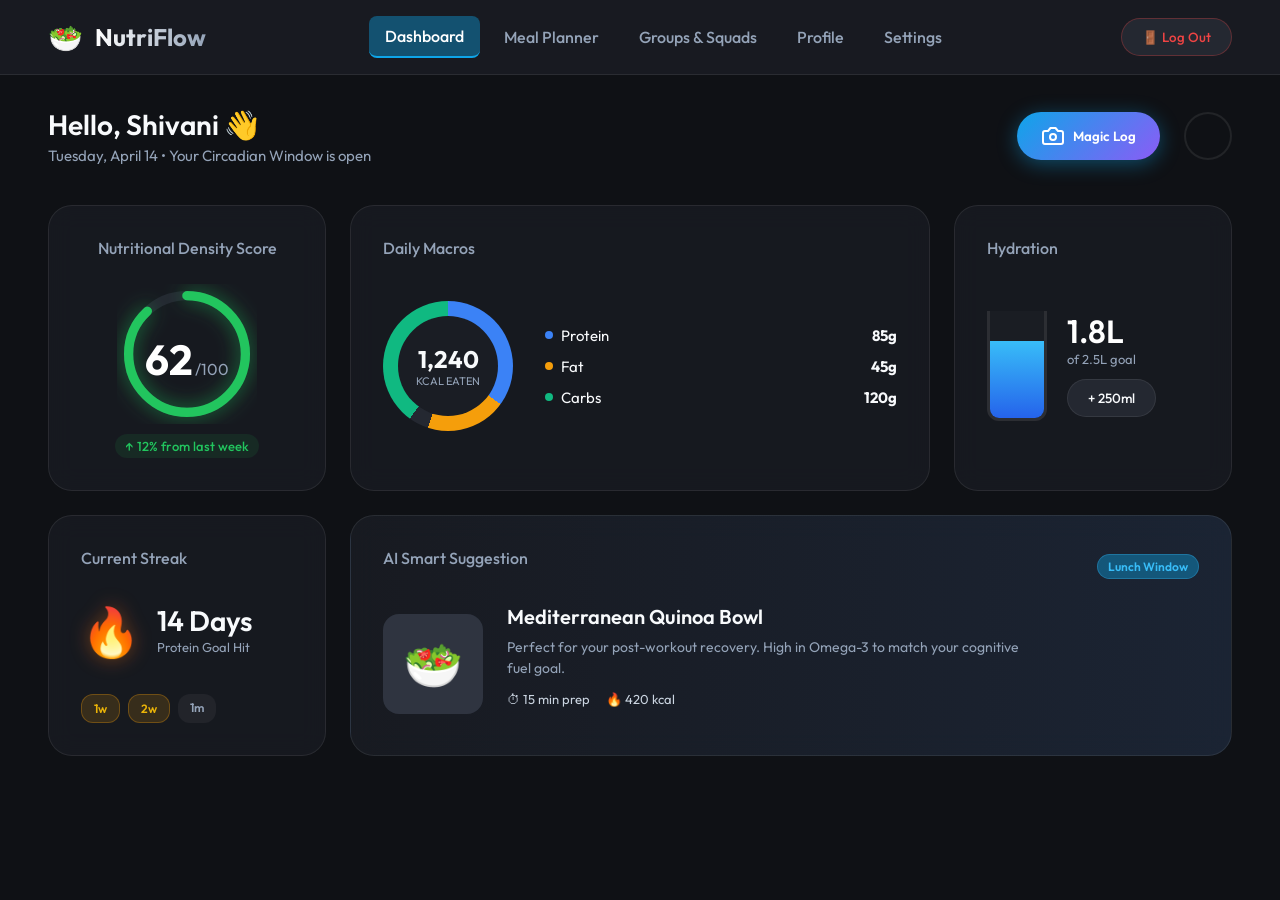
<file: index.html>
<!DOCTYPE html>
<html lang="en">

<head>
    <meta charset="UTF-8">
    <meta name="viewport" content="width=device-width, initial-scale=1.0">
    <title>NutriFlow AI | Context-Aware Nutrition</title>
    <!-- Google Fonts: Outfit -->
    <link rel="preconnect" href="https://fonts.googleapis.com">
    <link rel="preconnect" href="https://fonts.gstatic.com" crossorigin>
    <link href="https://fonts.googleapis.com/css2?family=Outfit:wght@300;400;500;600;700;800&display=swap"
        rel="stylesheet">
    <link rel="stylesheet" href="index.css">
    <link rel="stylesheet" href="features.css">
</head>

<body class="dark-theme">

    <nav class="topbar-nav">
        <div class="logo">
            <span class="emoji">🥗</span>
            <h1>NutriFlow</h1>
        </div>

        <ul class="nav-links">
            <li class="active" id="nav-dashboard-li"><a href="#" id="nav-dashboard">Dashboard</a></li>
            <li id="nav-meal-li"><a href="#" id="nav-meal-plan">Meal Planner</a></li>
            <li id="nav-groups-li"><a href="#" id="nav-groups">Groups & Squads</a></li>
            <li id="nav-profile-li"><a href="#" id="nav-profile">Profile</a></li>
            <li id="nav-settings-li"><a href="#" id="nav-settings">Settings</a></li>
        </ul>

        <div style="display: flex; gap: 16px; align-items: center;">

            <button class="btn-secondary" id="logoutBtn"
                style="color: var(--danger); border-color: rgba(239, 68, 68, 0.3);">🚪 Log Out</button>
        </div>
    </nav>

    <main class="dashboard" id="view-dashboard">
        <header class="topbar">
            <div>
                <h2 id="uiGreetingName">Hello, 👋</h2>
                <p>Tuesday, April 14 • Your Circadian Window is open</p>
            </div>
            <div class="actions">
                <button class="btn-primary" id="magicLogBtn">
                    <svg width="24" height="24" viewBox="0 0 24 24" fill="none" stroke="currentColor" stroke-width="2"
                        stroke-linecap="round" stroke-linejoin="round">
                        <path
                            d="M14.5 4h-5L7 7H4a2 2 0 0 0-2 2v9a2 2 0 0 0 2 2h16a2 2 0 0 0 2-2V9a2 2 0 0 0-2-2h-3l-2.5-3z">
                        </path>
                        <circle cx="12" cy="13" r="3"></circle>
                    </svg>
                    Magic Log
                </button>
                <div class="avatar"></div>
            </div>
        </header>

        <section class="bento-grid">

            <!-- NDS Score -->
            <div class="bento-card bento-nds">
                <h3>Nutritional Density Score</h3>
                <div class="nds-wrapper">
                    <svg class="radial-progress" viewBox="0 0 120 120">
                        <circle class="bg" cx="60" cy="60" r="50" />
                        <circle class="progress" cx="60" cy="60" r="50" id="ndsProgress" />
                    </svg>
                    <div class="nds-value">
                        <span id="ndsScore">0</span>
                        <sub>/100</sub>
                    </div>
                </div>
                <p class="status trending-up">↑ 12% from last week</p>
            </div>

            <!-- Macro Donut -->
            <div class="bento-card bento-macros">
                <h3>Daily Macros</h3>
                <div class="macro-chart">
                    <div class="donut-chart">
                        <div class="macro-center">
                            <span class="cal-count">1,240</span>
                            <span class="cal-label">kcal eaten</span>
                        </div>
                    </div>
                    <ul class="macro-legend">
                        <li class="macro-item pro">
                            <span>Protein</span>
                            <strong>85g</strong>
                        </li>
                        <li class="macro-item fat">
                            <span>Fat</span>
                            <strong>45g</strong>
                        </li>
                        <li class="macro-item carb">
                            <span>Carbs</span>
                            <strong>120g</strong>
                        </li>
                    </ul>
                </div>
            </div>

            <!-- Hydration Ring -->
            <div class="bento-card bento-hydration">
                <h3>Hydration</h3>
                <div class="hydration-visual">
                    <div class="water-glass">
                        <div class="water-level" id="waterLevel"></div>
                    </div>
                    <div class="hydration-stats">
                        <h2>1.8L</h2>
                        <p>of 2.5L goal</p>
                        <button class="btn-secondary" id="addWaterBtn">+ 250ml</button>
                    </div>
                </div>
            </div>

            <!-- Streak -->
            <div class="bento-card bento-streak">
                <h3>Current Streak</h3>
                <div class="streak-visual">
                    <div class="flame-icon">🔥</div>
                    <div class="streak-days">
                        <h2>14 Days</h2>
                        <p>Protein Goal Hit</p>
                    </div>
                </div>
                <div class="streak-badges">
                    <span class="badge achieved">1w</span>
                    <span class="badge achieved">2w</span>
                    <span class="badge locked">1m</span>
                </div>
            </div>

            <!-- Next Meal Suggestion -->
            <div class="bento-card bento-suggestion">
                <div class="suggestion-header">
                    <h3>AI Smart Suggestion</h3>
                    <span class="badge tag">Lunch Window</span>
                </div>
                <div class="suggestion-content">
                    <div class="meal-image">
                        <p>🥗</p>
                    </div>
                    <div class="meal-info">
                        <h4>Mediterranean Quinoa Bowl</h4>
                        <p>Perfect for your post-workout recovery. High in Omega-3 to match your cognitive fuel goal.
                        </p>
                        <div class="meal-meta">
                            <span>⏱ 15 min prep</span>
                            <span>🔥 420 kcal</span>
                        </div>

                    </div>
                </div>
            </div>

        </section>

        <!-- End of Bento Grid Section -->

    </main>

    <main class="dashboard" id="view-meal-plan" style="display: none;">
        <header class="topbar">
            <div>
                <h2>Meal Planner</h2>
                <p>Your AI-generated weekly fueling strategy</p>
            </div>
            <div class="actions">
                <button class="btn-secondary">🛒 Smart Shopping List</button>
                <button class="btn-primary">Generate New Plan</button>
            </div>
        </header>

        <div class="bento-card mb-6">
            <h3 class="mb-4">This Week's Horizon</h3>
            <div class="timeline">
                <div class="day-card active">
                    <h4>Today</h4>
                    <div class="meal-chip b">B: Green Smoothie</div>
                    <div class="meal-chip l">L: Quinoa Bowl</div>
                    <div class="meal-chip d">D: Grilled Salmon</div>
                </div>
                <div class="day-card">
                    <h4>Tomorrow</h4>
                    <div class="meal-chip b">B: Protein Oats</div>
                    <div class="meal-chip l">L: Turkey Wrap</div>
                    <div class="meal-chip d">D: Lentil Soup</div>
                </div>
                <div class="day-card">
                    <h4>Thursday</h4>
                    <div class="meal-chip b">B: Avocado Toast</div>
                    <div class="meal-chip l">L: Chicken Salad</div>
                    <div class="meal-chip d">D: Tofu Stir-Fry</div>
                </div>
                <!-- Additional days omitted for brevity -->
            </div>
        </div>

        <div class="grid-2">
            <div class="bento-card">
                <h3 class="flex-between">Pantry Scanner <span class="badge tag">Beta</span></h3>
                <p class="text-sec mb-4">Scan existing ingredients so we generate meals utilizing them to minimize
                    waste.</p>
                <div class="flex-between">
                    <span>34 items logged</span>
                    <button class="btn-secondary small">📸 Scan Pantry</button>
                </div>
            </div>
            <div class="bento-card">
                <h3>Budget Constraints</h3>
                <p class="text-sec mb-4">You have set a weekly food budget of ₹2,500. Current plan is projected to cost:
                    <strong>₹2,140</strong>.
                </p>
                <div class="xp-bar-container">
                    <div class="xp-bar" style="width: 85%;"></div>
                </div>
            </div>
        </div>
    </main>

    <main class="dashboard" id="view-groups" style="display: none;">
        <header class="topbar">
            <div>
                <h2>Groups & Squads</h2>
                <p>Compete, conquer, and stay accountable</p>
            </div>
            <div class="actions">
                <button class="btn-primary">Create Squad +</button>
            </div>
        </header>

        <div class="grid-2">
            <div class="bento-card">
                <h3 class="mb-4">🔥 My Squads Leaderboard</h3>
                <div class="list-group" id="uiSquadList">
                    <!-- Dynamic DB injection site -->
                </div>
            </div>

            <div class="list-group">
                <div class="bento-card"
                    style="background: linear-gradient(145deg, rgba(16, 185, 129, 0.1), transparent);">
                    <h3>🌿 Diet Hack Quest</h3>
                    <p class="text-sec mb-4">Squad Challenge: Log 3 servings of fermented foods this week.</p>
                    <button class="btn-secondary small">Submit Evidence</button>
                </div>
                <div class="bento-card">
                    <h3>Recent Squad Activity</h3>
                    <div class="list-group" style="gap: 8px; margin-top: 12px;">
                        <p style="font-size: 13px;"><strong style="color:var(--primary);">@alexfitness</strong> logged a
                            92-NDS Salmon Salad!</p>
                        <p style="font-size: 13px;"><strong style="color:var(--primary);">@marathon_mike</strong> just
                            completed a 10K run.</p>
                    </div>
                </div>
            </div>
        </div>
    </main>

    <main class="dashboard" id="view-profile" style="display: none;">
        <header class="topbar">
            <div>
                <h2>Profile & Health Data</h2>
                <p>Your long-term performance matrix</p>
            </div>
        </header>

        <div class="grid-2">
            <div class="bento-card"
                style="text-align: center; display: flex; flex-direction: column; align-items: center; justify-content: center;">
                <div class="avatar-lg mb-4" style="background: url(https://i.pravatar.cc/150?img=47) center/cover;">
                </div>
                <h2 id="uiProfileName">Shivani C.</h2>
                <p class="text-sec mb-4" id="uiProfileTitle">Level 14 Gut Master 🌿</p>
                <div style="width: 100%;">
                    <div class="flex-between" style="font-size:12px;"><span>Next Level</span><span>650 / 1000 XP</span>
                    </div>
                    <div class="xp-bar-container">
                        <div class="xp-bar"></div>
                    </div>
                </div>
            </div>

            <div class="bento-card">
                <h3 class="mb-4">Nutritional Debt Dashboard</h3>
                <p class="text-sec mb-4" style="font-size: 13px;">Cumulative tracked markers based on logs over 30 days.
                </p>
                <div class="debt-item good">
                    <span class="debt-label">Protein</span>
                    <div class="debt-track">
                        <div class="debt-fill"></div>
                    </div>
                </div>
                <div class="debt-item good">
                    <span class="debt-label">Fiber</span>
                    <div class="debt-track">
                        <div class="debt-fill"></div>
                    </div>
                </div>
                <div class="debt-item warn">
                    <span class="debt-label">Magnesium</span>
                    <div class="debt-track">
                        <div class="debt-fill"></div>
                    </div>
                </div>
                <div class="debt-item crit">
                    <span class="debt-label">Vitamin D</span>
                    <div class="debt-track">
                        <div class="debt-fill"></div>
                    </div>
                </div>
            </div>

            <div class="bento-card" style="grid-column: span 2;">
                <h3 class="mb-4">Account Management</h3>
                <div class="flex-between">
                    <div style="display:flex; gap:16px;">
                        <button class="btn-secondary" id="editProfileBtn">✏️ Edit Profile</button>
                        <button class="btn-secondary" id="profileLogoutBtn">🚪 Log Out</button>
                    </div>
                    <button class="btn-secondary" id="deleteAccountBtn"
                        style="color: var(--danger); border-color: rgba(239, 68, 68, 0.3);">🗑 Delete Account</button>
                </div>
            </div>
        </div>
    </main>

    <main class="dashboard" id="view-settings" style="display: none;">
        <header class="topbar">
            <div>
                <h2>Settings</h2>
                <p>Configuration and AI Adjustments</p>
            </div>
            <div class="actions"><button class="btn-primary small">Save Changes</button></div>
        </header>

        <div class="grid-2">
            <div class="bento-card">
                <h3 class="mb-4">AI Features (Opt-In)</h3>

                <div class="list-item mb-4" style="border:none; padding:0;">
                    <div>
                        <h4 style="margin-bottom:4px;">Emotion-Eating Camera Scanning</h4>
                        <p class="text-sec" style="font-size: 12px;">Uses facial expressions before meal logging to
                            detect mood.</p>
                    </div>
                    <label class="switch"><input type="checkbox" checked><span class="slider"></span></label>
                </div>

                <div class="list-item" style="border:none; padding:0;">
                    <div>
                        <h4 style="margin-bottom:4px;">Continuous Photo Journal</h4>
                        <p class="text-sec" style="font-size: 12px;">Background detection of eating via wearable
                            context.</p>
                    </div>
                    <label class="switch"><input type="checkbox"><span class="slider"></span></label>
                </div>
            </div>

            <div class="bento-card">
                <h3 class="mb-4">Connected Biometrics</h3>

                <div class="list-item mb-4">
                    <div class="flex-between gap-4">
                        <span style="font-size:24px;">🍎</span>
                        <div><strong>Apple HealthKit</strong></div>
                    </div>
                    <span style="color: var(--success); font-size: 12px; font-weight:600;">Connected</span>
                </div>
                <div class="list-item">
                    <div class="flex-between gap-4">
                        <span style="font-size:24px;">🩸</span>
                        <div><strong>Dexcom G6 / G7</strong></div>
                    </div>
                    <button class="btn-secondary small">Connect</button>
                </div>
            </div>
        </div>
    </main>

    <div class="modal-overlay" id="magicalModal">
        <div class="modal">
            <div class="modal-header">
                <h3>🎙 Magic Log</h3>
                <button class="close-btn" onclick="closeAllModals()">✕</button>
            </div>
            <div class="modal-body">
                <div class="listening-wave">
                    <div class="bar"></div>
                    <div class="bar"></div>
                    <div class="bar"></div>
                    <div class="bar"></div>
                    <div class="bar"></div>
                </div>
                <p>Say what you ate or upload a photo...</p>
                <div class="modal-actions">
                    <button class="btn-primary interactive-btn" data-action="snap">📸 Snap a Plate</button>
                    <button class="btn-secondary interactive-btn" data-action="barcode">🏷 Scan Barcode</button>
                </div>
            </div>
        </div>
    </div>

    <!-- Create Squad Modal -->
    <div class="modal-overlay" id="squadModal">
        <div class="modal">
            <div class="modal-header">
                <h3>🎮 Create a Squad</h3>
                <button class="close-btn" onclick="closeAllModals()">✕</button>
            </div>
            <div class="modal-body">
                <p style="text-align:left; margin-bottom:20px;">Gather your friends and start competing for better
                    nutritional density!</p>
                <label>Squad Name</label>
                <input type="text" placeholder="e.g. Iron Lifter's Club">
                <label>Initial Challenge</label>
                <input type="text" placeholder="e.g. 7 Days No Sugar">
                <button class="btn-primary" style="width:100%; margin-top:8px;" id="confirmCreateSquadBtn">Create
                    Squad</button>
            </div>
        </div>
    </div>

    <!-- Delete Account Modal -->
    <div class="modal-overlay" id="deleteModal">
        <div class="modal" style="border-color: rgba(239, 68, 68, 0.5);">
            <div class="modal-header">
                <h3 style="color: var(--danger);">⚠️ Delete Account</h3>
                <button class="close-btn" onclick="closeAllModals()">✕</button>
            </div>
            <div class="modal-body">
                <p style="text-align:left; color:var(--text-secondary);">This action will permanently delete your
                    identity, connected wearables, and all nutritional log history. This cannot be undone.</p>
                <div style="display:flex; gap:16px; margin-top:24px;">
                    <button class="btn-secondary" style="flex:1;" onclick="closeAllModals()">Cancel</button>
                    <button class="btn-primary"
                        style="flex:1; background: var(--danger); box-shadow: 0 4px 20px rgba(239,68,68,0.4);"
                        id="confirmDeleteBtn">Delete</button>
                </div>
            </div>
        </div>
    </div>

    <!-- Edit Profile Modal -->
    <div class="modal-overlay" id="editProfileModal">
        <div class="modal">
            <div class="modal-header">
                <h3>✏️ Edit Profile</h3>
                <button class="close-btn" onclick="closeAllModals()">✕</button>
            </div>
            <div class="modal-body">
                <form id="editProfileForm" onsubmit="event.preventDefault();">
                    <label>Full Name</label>
                    <input type="text" id="inputProfileName" required>
                    <label>Email Address</label>
                    <input type="email" id="inputProfileEmail" required>
                    <button class="btn-primary" style="width:100%; margin-top:8px;" id="saveProfileBtn">Save
                        Profile</button>
                </form>
            </div>
        </div>
    </div>

    <!-- Shopping List Modal -->
    <div class="modal-overlay" id="shoppingModal">
        <div class="modal">
            <div class="modal-header">
                <h3>🛒 Smart Shopping List</h3>
                <button class="close-btn" onclick="closeAllModals()">✕</button>
            </div>
            <div class="modal-body">
                <p style="text-align:left; color:var(--text-secondary); margin-bottom:16px;">Based on your generated
                    healthy weekly plan.</p>
                <div class="list-group" id="uiShoppingList"
                    style="text-align:left; max-height:200px; overflow-y:auto; margin-bottom:20px;">
                    <!-- DB injected shopping items -->
                </div>
                <div style="display:flex; gap:16px;">
                    <button class="btn-primary interactive-btn" style="flex:1;">Send to Instacart</button>
                </div>
            </div>
        </div>
    </div>

    <!-- Toast Container -->
    <div id="toast-container"></div>

    <script src="db.js"></script>
    <script src="app.js"></script>
</body>

</html>
</file>
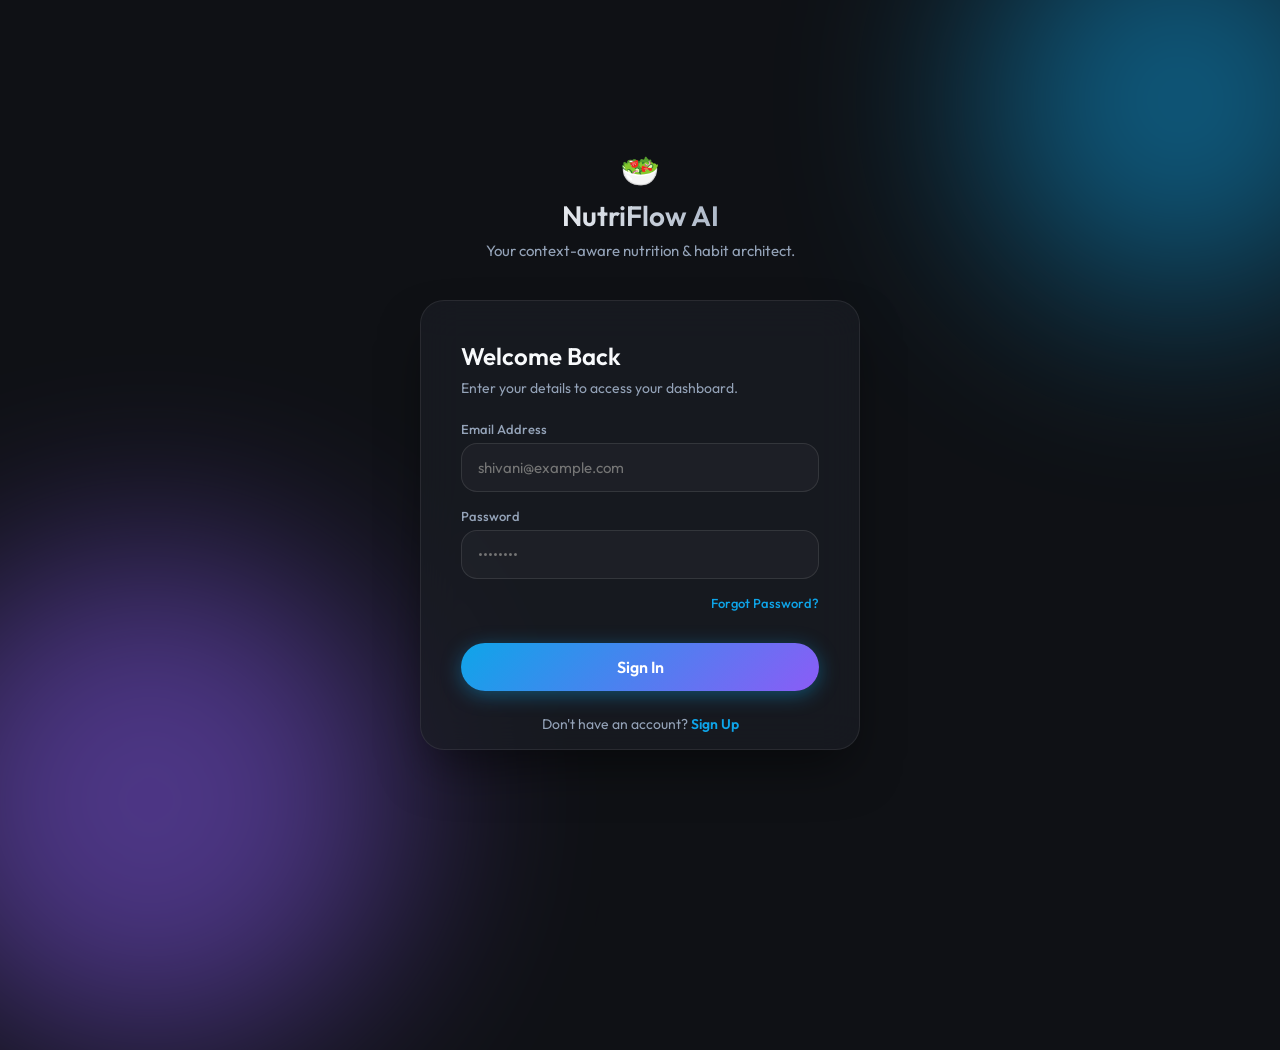
<file: auth.html>
<!DOCTYPE html>
<html lang="en">
<head>
    <meta charset="UTF-8">
    <meta name="viewport" content="width=device-width, initial-scale=1.0">
    <title>NutriFlow AI | Authentication</title>
    <!-- Google Fonts: Outfit -->
    <link rel="preconnect" href="https://fonts.googleapis.com">
    <link rel="preconnect" href="https://fonts.gstatic.com" crossorigin>
    <link href="https://fonts.googleapis.com/css2?family=Outfit:wght@300;400;500;600;700;800&display=swap" rel="stylesheet">
    <link rel="stylesheet" href="index.css"> <!-- Import core theme -->
    <link rel="stylesheet" href="auth.css">   <!-- Auth specific styles -->
</head>
<body class="auth-body">
    
    <div class="auth-container">
        
        <div class="brand">
            <span class="emoji">🥗</span>
            <h1>NutriFlow AI</h1>
            <p>Your context-aware nutrition & habit architect.</p>
        </div>

        <!-- Auth Module (Holds both forms) -->
        <div class="auth-module" id="authModule">
            
            <!-- Login Form -->
            <form class="auth-form login-form" id="loginForm" onsubmit="event.preventDefault(); simulateAuth('login');">
                <h2>Welcome Back</h2>
                <p>Enter your details to access your dashboard.</p>
                
                <div class="input-group">
                    <label>Email Address</label>
                    <input type="email" id="loginEmail" placeholder="shivani@example.com" required>
                </div>
                <div class="input-group">
                    <label>Password</label>
                    <input type="password" placeholder="••••••••" required>
                </div>
                
                <div class="form-actions">
                    <a href="#" class="forgot-link">Forgot Password?</a>
                </div>

                <button type="submit" class="btn-primary auth-btn" id="loginSubmitBtn">Sign In</button>
                
                <p class="switch-prompt">
                    Don't have an account? <span class="switch-link" id="showSignup">Sign Up</span>
                </p>
            </form>

            <!-- Signup Form -->
            <form class="auth-form signup-form" id="signupForm" onsubmit="event.preventDefault(); simulateAuth('signup');">
                <h2>Create Account</h2>
                <p>Join the frictionless nutrition revolution.</p>
                
                <div class="input-group">
                    <label>Full Name</label>
                    <input type="text" id="signupName" placeholder="Shivani Choudhary" required>
                </div>
                <div class="input-group">
                    <label>Email Address</label>
                    <input type="email" id="signupEmail" placeholder="shivani@example.com" required>
                </div>
                <div class="input-group">
                    <label>Password</label>
                    <input type="password" placeholder="••••••••" required>
                </div>

                <button type="submit" class="btn-primary auth-btn" id="signupSubmitBtn">Create Account</button>
                
                <p class="switch-prompt">
                    Already have an account? <span class="switch-link" id="showLogin">Sign In</span>
                </p>
            </form>
        </div>
    </div>

    <!-- Animated background decorators -->
    <div class="blob blob-1"></div>
    <div class="blob blob-2"></div>

    <script src="db.js"></script>
    <script src="auth.js"></script>
</body>
</html>
</file>
<file: index.css>
:root {
    --bg-base: #0f1115;
    --bg-surface: #1a1d24;
    --bg-surface-elevated: #242831;
    --text-primary: #f8fafc;
    --text-secondary: #94a3b8;
    
    --primary: #0ea5e9;
    --primary-glow: rgba(14, 165, 233, 0.4);
    --secondary: #8b5cf6;
    
    --success: #22c55e;
    --warning: #eab308;
    --danger: #ef4444;

    --protein: #3b82f6;
    --fat: #f59e0b;
    --carb: #10b981;

    --font-main: 'Outfit', sans-serif;
    --radius-lg: 24px;
    --radius-md: 16px;
    --radius-sm: 8px;
    
    --glass-bg: rgba(26, 29, 36, 0.7);
    --glass-border: rgba(255, 255, 255, 0.08);
}

* {
    margin: 0;
    padding: 0;
    box-sizing: border-box;
}

body {
    background-color: var(--bg-base);
    color: var(--text-primary);
    font-family: var(--font-main);
    display: flex;
    flex-direction: column;
    min-height: 100vh;
    overflow-x: hidden;
}

/* Base Styles & Typography */
h1, h2, h3, h4 { font-weight: 600; }
a { text-decoration: none; color: inherit; }
button { font-family: var(--font-main); cursor: pointer; border: none; outline: none; }

/* Buttons */
.btn-primary {
    background: linear-gradient(135deg, var(--primary), var(--secondary));
    color: white;
    padding: 12px 24px;
    border-radius: 999px;
    font-weight: 600;
    display: flex;
    align-items: center;
    gap: 8px;
    transition: all 0.3s ease;
    box-shadow: 0 4px 20px var(--primary-glow);
}
.btn-primary:hover {
    transform: translateY(-2px);
    box-shadow: 0 6px 25px var(--primary-glow);
}

.btn-secondary {
    background: var(--bg-surface-elevated);
    color: var(--text-primary);
    padding: 10px 20px;
    border-radius: 999px;
    font-weight: 500;
    transition: background 0.2s;
    border: 1px solid var(--glass-border);
}
.btn-secondary:hover { background: #2f3440; }

.btn-primary.small { padding: 8px 16px; font-size: 0.9rem; }

/* Topbar Navigation */
.topbar-nav {
    width: 100%;
    background: rgba(26, 29, 36, 0.85); /* Glassmorphic topnav */
    backdrop-filter: blur(16px); -webkit-backdrop-filter: blur(16px);
    padding: 16px 48px;
    display: flex;
    align-items: center;
    justify-content: space-between;
    border-bottom: 1px solid var(--glass-border);
    position: sticky; top: 0; z-index: 50;
}

.logo {
    display: flex;
    align-items: center;
    gap: 12px;
}
.logo .emoji { font-size: 28px; }
.logo h1 { font-size: 24px; font-weight: 700; background: linear-gradient(to right, #fff, #94a3b8); -webkit-background-clip: text; color: transparent; }

.nav-links { list-style: none; display: flex; gap: 8px; align-items: center; }
.nav-links li a {
    display: block;
    padding: 10px 16px;
    border-radius: var(--radius-sm);
    color: var(--text-secondary);
    transition: all 0.2s;
    font-weight: 500;
}
.nav-links li:hover a { color: var(--text-primary); background: rgba(255, 255, 255, 0.03); }
.nav-links li.active a { color: white; background: var(--primary-glow); border-bottom: 2px solid var(--primary); }

.nudge-box { display: none; /* Hide nudge box on top nav layout */ }

/* Main Content */
.dashboard {
    flex: 1;
    padding: 32px 48px;
    /* Removed overflow-y: auto to allow full-body scrolling */
}

/* Topbar */
.topbar {
    display: flex;
    justify-content: space-between;
    align-items: center;
    margin-bottom: 40px;
}
.topbar h2 { font-size: 28px; margin-bottom: 4px; }
.topbar p { color: var(--text-secondary); font-size: 15px; }

.actions { display: flex; align-items: center; gap: 24px; }
.avatar {
    width: 48px;
    height: 48px;
    border-radius: 50%;
    background: url(https://i.pravatar.cc/150?u=a042581f4e29026704d) center/cover;
    border: 2px solid var(--glass-border);
}

/* Bento Grid */
.bento-grid {
    display: grid;
    grid-template-columns: repeat(4, 1fr);
    grid-template-rows: auto auto;
    gap: 24px;
}

.bento-card {
    background: var(--glass-bg);
    backdrop-filter: blur(12px);
    -webkit-backdrop-filter: blur(12px);
    border: 1px solid var(--glass-border);
    border-radius: var(--radius-lg);
    padding: 32px;
    min-height: 240px;
    display: flex;
    flex-direction: column;
    position: relative;
    overflow: hidden;
    transition: transform 0.3s cubic-bezier(0.175, 0.885, 0.32, 1.275);
}
.bento-card:hover {  transform: translateY(-4px); border-color: rgba(255, 255, 255, 0.15); }
.bento-card h3 { font-size: 16px; color: var(--text-secondary); margin-bottom: 16px; font-weight: 500; }

/* NDS Score Base Settings */
.bento-nds { grid-column: span 1; grid-row: span 1; align-items: center; }
.nds-wrapper { position: relative; width: 140px; height: 140px; margin: 10px 0; }
.radial-progress { width: 100%; height: 100%; transform: rotate(-90deg); }
.radial-progress circle { fill: none; stroke-width: 8; stroke-linecap: round; }
.radial-progress .bg { stroke: var(--bg-surface-elevated); }
.radial-progress .progress { 
    stroke: var(--success); 
    stroke-dasharray: 314; 
    stroke-dashoffset: 314; /* JS controls this */
    transition: stroke-dashoffset 1.5s cubic-bezier(0.1, 0.7, 0.1, 1);
    filter: drop-shadow(0 0 8px rgba(34, 197, 94, 0.6));
}
.nds-value { position: absolute; inset: 0; display: flex; align-items: baseline; justify-content: center; top: 35%; }
.nds-value span { font-size: 42px; font-weight: 700; color: white; }
.nds-value sub { font-size: 16px; color: var(--text-secondary); margin-left: 2px; }
.status { font-size: 13px; font-weight: 500; padding: 4px 10px; border-radius: 999px; margin-top: auto; }
.trending-up { background: rgba(34, 197, 94, 0.1); color: var(--success); }

/* Macro Donut */
.bento-macros { grid-column: span 2; grid-row: span 1; display: flex; flex-direction: column; }
.macro-chart { display: flex; align-items: center; gap: 32px; flex: 1; }
.donut-chart {
    width: 130px; height: 130px; border-radius: 50%;
    background: conic-gradient(
        var(--protein) 0% 35%, 
        var(--fat) 35% 55%, 
        var(--bg-surface-elevated) 55% 60%, 
        var(--carb) 60% 100%
    );
    position: relative;
    display: flex; justify-content: center; align-items: center;
}
.macro-center {
    width: 100px; height: 100px; border-radius: 50%;
    background: var(--bg-surface);
    display: flex; flex-direction: column; justify-content: center; align-items: center;
}
.cal-count { font-size: 24px; font-weight: 700; }
.cal-label { font-size: 11px; color: var(--text-secondary); text-transform: uppercase; }

.macro-legend { list-style: none; display: flex; flex-direction: column; gap: 12px; flex: 1; }
.macro-item { display: flex; justify-content: space-between; font-size: 15px; position: relative; padding-left: 16px; }
.macro-item::before { content: ''; position: absolute; left: 0; top: 50%; transform: translateY(-50%); width: 8px; height: 8px; border-radius: 50%; }
.macro-item.pro::before { background: var(--protein); }
.macro-item.fat::before { background: var(--fat); }
.macro-item.carb::before { background: var(--carb); }

/* Hydration */
.bento-hydration { grid-column: span 1; grid-row: span 1; }
.hydration-visual { display: flex; gap: 20px; align-items: center; height: 100%; }
.water-glass {
    width: 60px; height: 110px; border: 3px solid var(--glass-border);
    border-top: none; border-radius: 0 0 12px 12px;
    position: relative; overflow: hidden;
    background: rgba(255,255,255,0.02);
}
.water-level {
    position: absolute; bottom: 0; left: 0; width: 100%; height: 0%; /* JS alters */
    background: linear-gradient(180deg, #38bdf8 0%, #2563eb 100%);
    transition: height 1s cubic-bezier(0.2, 0.8, 0.2, 1);
}
.hydration-stats h2 { font-size: 32px; color: white; line-height: 1; margin-bottom: 4px; }
.hydration-stats p { font-size: 13px; color: var(--text-secondary); margin-bottom: 12px; }

/* Streak */
.bento-streak { grid-column: span 1; grid-row: span 1; display: flex; flex-direction: column; justify-content: space-between;}
.streak-visual { display: flex; align-items: center; gap: 16px; margin-bottom: 16px; }
.flame-icon { font-size: 48px; filter: drop-shadow(0 0 10px rgba(249, 115, 22, 0.4)); }
.streak-days h2 { font-size: 28px; line-height: 1; }
.streak-days p { font-size: 13px; color: var(--text-secondary); margin-top: 4px; }
.streak-badges { display: flex; gap: 8px; }
.badge { padding: 6px 12px; border-radius: 12px; font-size: 12px; font-weight: 600; }
.badge.achieved { background: rgba(245, 158, 11, 0.15); color: var(--warning); border: 1px solid rgba(245, 158, 11, 0.3); }
.badge.locked { background: rgba(255, 255, 255, 0.05); color: var(--text-secondary); }

/* Next Meal Suggestion */
.bento-suggestion { grid-column: span 3; grid-row: span 1; background: linear-gradient(to right, rgba(26,29,36,0.8), rgba(30, 41, 59, 0.8)); }
.suggestion-header { display: flex; justify-content: space-between; align-items: center; margin-bottom: 20px;}
.tag { background: var(--primary-glow); color: #38bdf8; border: 1px solid rgba(56, 189, 248, 0.3); padding: 4px 10px; border-radius: 999px; font-size: 12px;}
.suggestion-content { display: flex; gap: 24px; align-items: center; }
.meal-image { width: 100px; height: 100px; border-radius: var(--radius-md); background: #2f3440; display: flex; align-items: center; justify-content: center; font-size: 48px;}
.meal-info h4 { font-size: 20px; margin-bottom: 8px; }
.meal-info p { color: var(--text-secondary); font-size: 14px; margin-bottom: 12px; max-width: 90%; line-height: 1.5; }
.meal-meta { display: flex; gap: 16px; font-size: 13px; color: #cbd5e1; margin-bottom: 16px; }

/* Modal Styles */
.modal-overlay {
    position: fixed; inset: 0; background: rgba(0, 0, 0, 0.6);
    backdrop-filter: blur(8px); display: flex; align-items: center; justify-content: center;
    opacity: 0; pointer-events: none; transition: opacity 0.3s; z-index: 100;
}
.modal-overlay.active { opacity: 1; pointer-events: auto; }
.modal {
    background: var(--bg-surface); border: 1px solid var(--glass-border);
    border-radius: var(--radius-lg); width: 400px; padding: 24px;
    transform: translateY(20px); transition: transform 0.3s; box-shadow: 0 20px 40px rgba(0,0,0,0.4);
}
.modal-overlay.active .modal { transform: translateY(0); }
.modal-header { display: flex; justify-content: space-between; align-items: center; margin-bottom: 24px; }
.modal-header h3 { font-size: 20px; }
.close-btn { background: none; border: none; font-size: 24px; color: var(--text-secondary); cursor: pointer; transition: color 0.2s;}
.close-btn:hover { color: white; }

.modal-body { text-align: center;}
.listening-wave { display: flex; justify-content: center; gap: 6px; height: 40px; margin-bottom: 16px; align-items: center;}
.listening-wave .bar { width: 6px; background: var(--primary); border-radius: 3px; animation: wave 1s infinite ease-in-out; height: 10px;}
.listening-wave .bar:nth-child(2) { animation-delay: 0.1s; height: 20px; }
.listening-wave .bar:nth-child(3) { animation-delay: 0.2s; height: 35px; }
.listening-wave .bar:nth-child(4) { animation-delay: 0.3s; height: 20px; }
.listening-wave .bar:nth-child(5) { animation-delay: 0.4s; height: 10px; }

@keyframes wave {
    0%, 100% { transform: scaleY(1); opacity: 0.5; }
    50% { transform: scaleY(1.5); opacity: 1; background: var(--secondary); }
}

.modal-body p { color: var(--text-secondary); margin-bottom: 24px; }
.modal-actions { display: flex; flex-direction: column; gap: 12px; }
.modal-actions button { width: 100%; justify-content: center; }

@media (max-width: 1024px) {
    .bento-grid { grid-template-columns: repeat(2, 1fr); }
    .bento-suggestion { grid-column: span 2; }
    .nav-links { display: none; /* simple mobile hide for prototype */ }
}
@media (max-width: 768px) {
    .bento-grid { grid-template-columns: 1fr; }
    .bento-card { grid-column: span 1 !important; }
}
</file>
<file: features.css>
/* --- NutriFlow Extended Features Styles --- */

/* Utility Classes */
.flex-between {
    display: flex;
    justify-content: space-between;
    align-items: center;
}

.gap-2 {
    gap: 8px;
}

.gap-4 {
    gap: 16px;
}

.gap-6 {
    gap: 24px;
}

.mb-4 {
    margin-bottom: 16px;
}

.mb-6 {
    margin-bottom: 24px;
}

.text-sec {
    color: var(--text-secondary);
}

/* Common Grid Layouts used in new views */
.grid-2 {
    display: grid;
    grid-template-columns: 1fr 1fr;
    gap: 24px;
}

.grid-3 {
    display: grid;
    grid-template-columns: 1fr 1fr 1fr;
    gap: 24px;
}

/* Day Cards (Meal Planner) */
.timeline {
    display: flex;
    gap: 16px;
    overflow-x: auto;
    padding-bottom: 8px;
}

.day-card {
    min-width: 160px;
    background: rgba(255, 255, 255, 0.03);
    border: 1px solid var(--glass-border);
    border-radius: var(--radius-md);
    padding: 16px;
    display: flex;
    flex-direction: column;
    gap: 12px;
}

.day-card.active {
    background: var(--primary-glow);
    border-color: var(--primary);
}

.meal-chip {
    background: rgba(0, 0, 0, 0.3);
    padding: 8px 12px;
    border-radius: 8px;
    font-size: 13px;
    border-left: 3px solid;
}

.meal-chip.b {
    border-color: #f59e0b;
}

.meal-chip.l {
    border-color: #10b981;
}

.meal-chip.d {
    border-color: #3b82f6;
}

/* List Items (Shopping List, Leaderboard) */
.list-group {
    display: flex;
    flex-direction: column;
    gap: 12px;
}

.list-item {
    background: rgba(255, 255, 255, 0.02);
    border: 1px solid var(--glass-border);
    padding: 16px;
    border-radius: var(--radius-md);
    display: flex;
    align-items: center;
    justify-content: space-between;
}

.list-item.leader {
    background: linear-gradient(to right, rgba(245, 158, 11, 0.1), transparent);
    border-left: 3px solid var(--warning);
}

.rank {
    font-size: 18px;
    font-weight: 700;
    width: 30px;
    color: var(--text-secondary);
}

.leader .rank {
    color: var(--warning);
}

/* Switches (Settings) */
.switch {
    position: relative;
    display: inline-block;
    width: 44px;
    height: 24px;
}

.switch input {
    opacity: 0;
    width: 0;
    height: 0;
}

.slider {
    position: absolute;
    cursor: pointer;
    top: 0;
    left: 0;
    right: 0;
    bottom: 0;
    background-color: #334155;
    transition: .4s;
    border-radius: 24px;
}

.slider:before {
    position: absolute;
    content: "";
    height: 18px;
    width: 18px;
    left: 3px;
    bottom: 3px;
    background-color: white;
    transition: .3s;
    border-radius: 50%;
}

input:checked+.slider {
    background-color: var(--primary);
}

input:checked+.slider:before {
    transform: translateX(20px);
}

/* Avatar / Profile */
.avatar-lg {
    width: 120px;
    height: 120px;
    border-radius: 50%;
    border: 4px solid var(--glass-border);
}

.xp-bar-container {
    background: #334155;
    height: 8px;
    border-radius: 4px;
    overflow: hidden;
    margin-top: 8px;
}

.xp-bar {
    background: var(--success);
    height: 100%;
    width: 65%;
    box-shadow: 0 0 10px var(--success);
}

/* Debt Tracker Progress Bars */
.debt-item {
    display: flex;
    align-items: center;
    gap: 16px;
    margin-bottom: 12px;
}

.debt-label {
    width: 80px;
    font-weight: 500;
    font-size: 14px;
}

.debt-track {
    flex: 1;
    height: 8px;
    background: rgba(255, 255, 255, 0.1);
    border-radius: 4px;
    overflow: hidden;
}

.debt-fill {
    height: 100%;
    transition: width 1s;
}

.debt-item.good .debt-fill {
    background: var(--success);
    width: 85%;
}

.debt-item.warn .debt-fill {
    background: var(--warning);
    width: 45%;
}

.debt-item.crit .debt-fill {
    background: var(--danger);
    width: 15%;
}

/* --- Toast Notification System --- */
#toast-container {
    position: fixed;
    bottom: 24px;
    right: 24px;
    display: flex;
    flex-direction: column;
    gap: 12px;
    z-index: 1000;
    pointer-events: none;
}

.toast {
    background: var(--bg-surface-elevated);
    color: white;
    padding: 14px 20px;
    border-radius: var(--radius-md);
    box-shadow: 0 10px 25px rgba(0, 0, 0, 0.5);
    display: flex;
    align-items: center;
    gap: 12px;
    border-left: 4px solid var(--primary);
    transform: translateX(120%);
    transition: transform 0.3s cubic-bezier(0.2, 0.8, 0.2, 1);
}

.toast.show {
    transform: translateX(0);
}

.toast.success {
    border-color: var(--success);
}

.toast.error {
    border-color: var(--danger);
}

.toast-icon {
    font-size: 20px;
}

/* Modal Form Inputs override for consistency */
.modal-body input {
    width: 100%;
    background: rgba(255, 255, 255, 0.03);
    border: 1px solid rgba(255, 255, 255, 0.1);
    color: white;
    padding: 12px 14px;
    border-radius: var(--radius-md);
    font-family: var(--font-main);
    outline: none;
    margin-bottom: 20px;
}

.modal-body input:focus {
    border-color: var(--primary);
}

.modal-body label {
    display: block;
    text-align: left;
    font-size: 13px;
    color: var(--text-secondary);
    margin-bottom: 6px;
    font-weight: 500;
}
</file>
<file: auth.css>
/* Auth specific styles building on top of index.css */

.auth-body {
    display: flex;
    align-items: center;
    justify-content: center;
    background-color: var(--bg-base);
    min-height: 100vh;
    padding: 20px;
    position: relative;
    overflow: hidden;
}

/* Background Blobs for a premium aesthetic */
.blob {
    position: absolute;
    filter: blur(100px);
    z-index: 0;
    opacity: 0.5;
    animation: drift 10s infinite alternate ease-in-out;
}
.blob-1 {
    top: -100px; right: -100px;
    width: 400px; height: 400px;
    background: var(--primary);
    border-radius: 50%;
}
.blob-2 {
    bottom: -150px; left: -100px;
    width: 500px; height: 500px;
    background: var(--secondary);
    border-radius: 50%;
    animation-direction: alternate-reverse;
}

@keyframes drift {
    0% { transform: translateY(0) scale(1); }
    100% { transform: translateY(50px) scale(1.1); }
}

/* Main Container */
.auth-container {
    position: relative;
    z-index: 10;
    width: 100%;
    max-width: 440px;
    display: flex;
    flex-direction: column;
    align-items: center;
}

.brand {
    text-align: center;
    margin-bottom: 40px;
}
.brand .emoji { font-size: 32px; margin-bottom: 8px; display: inline-block; }
.brand h1 { 
    font-size: 28px; 
    background: linear-gradient(to right, #fff, #94a3b8);
    -webkit-background-clip: text; color: transparent;
    margin-bottom: 8px;
}
.brand p { color: var(--text-secondary); font-size: 15px;}

/* Auth Module Card */
.auth-module {
    background: var(--glass-bg);
    backdrop-filter: blur(20px);
    -webkit-backdrop-filter: blur(20px);
    border: 1px solid var(--glass-border);
    border-radius: var(--radius-lg);
    width: 100%;
    min-height: 450px;
    position: relative;
    overflow: hidden;
    box-shadow: 0 25px 50px -12px rgba(0, 0, 0, 0.5);
    transition: height 0.4s ease;
}

.auth-form {
    position: absolute;
    top: 0; left: 0; width: 100%;
    padding: 40px;
    display: flex;
    flex-direction: column;
    transition: all 0.5s cubic-bezier(0.4, 0, 0.2, 1);
}

.auth-form h2 { font-size: 24px; margin-bottom: 8px; }
.auth-form p { color: var(--text-secondary); font-size: 14px; margin-bottom: 24px; }

/* Form Field Styling */
.input-group {
    display: flex;
    flex-direction: column;
    margin-bottom: 16px;
}
.input-group label {
    font-size: 13px;
    color: var(--text-secondary);
    margin-bottom: 6px;
    font-weight: 500;
}
.input-group input {
    background: rgba(255, 255, 255, 0.03);
    border: 1px solid rgba(255, 255, 255, 0.1);
    color: white;
    padding: 14px 16px;
    border-radius: var(--radius-md);
    font-family: var(--font-main);
    font-size: 15px;
    transition: all 0.2s;
    outline: none;
}
.input-group input:focus {
    border-color: var(--primary);
    background: rgba(14, 165, 233, 0.05);
    box-shadow: 0 0 0 3px rgba(14, 165, 233, 0.2);
}

.form-actions {
    display: flex;
    justify-content: flex-end;
    margin-bottom: 24px;
}
.forgot-link { font-size: 13px; color: var(--primary); font-weight: 500; }
.forgot-link:hover { text-decoration: underline; }

.auth-btn { width: 100%; justify-content: center; padding: 14px; font-size: 16px; margin-top: 8px; }

.switch-prompt {
    text-align: center;
    margin-top: 24px !important;
    margin-bottom: 0 !important;
}
.switch-link {
    color: var(--primary);
    font-weight: 600;
    cursor: pointer;
}
.switch-link:hover { text-decoration: underline; }

/* Logic for Toggling Forms */
.auth-module.show-login .login-form {
    transform: translateX(0); opacity: 1; pointer-events: auto;
}
.auth-module.show-login .signup-form {
    transform: translateX(100%); opacity: 0; pointer-events: none;
}

.auth-module.show-signup .login-form {
    transform: translateX(-100%); opacity: 0; pointer-events: none;
}
.auth-module.show-signup .signup-form {
    transform: translateX(0); opacity: 1; pointer-events: auto;
}

/* Loading Spinner for Buttons */
.spinner {
    animation: spin 1s linear infinite;
    display: inline-block;
    width: 20px; height: 20px;
}
@keyframes spin { 100% { transform: rotate(360deg); } }
</file>
